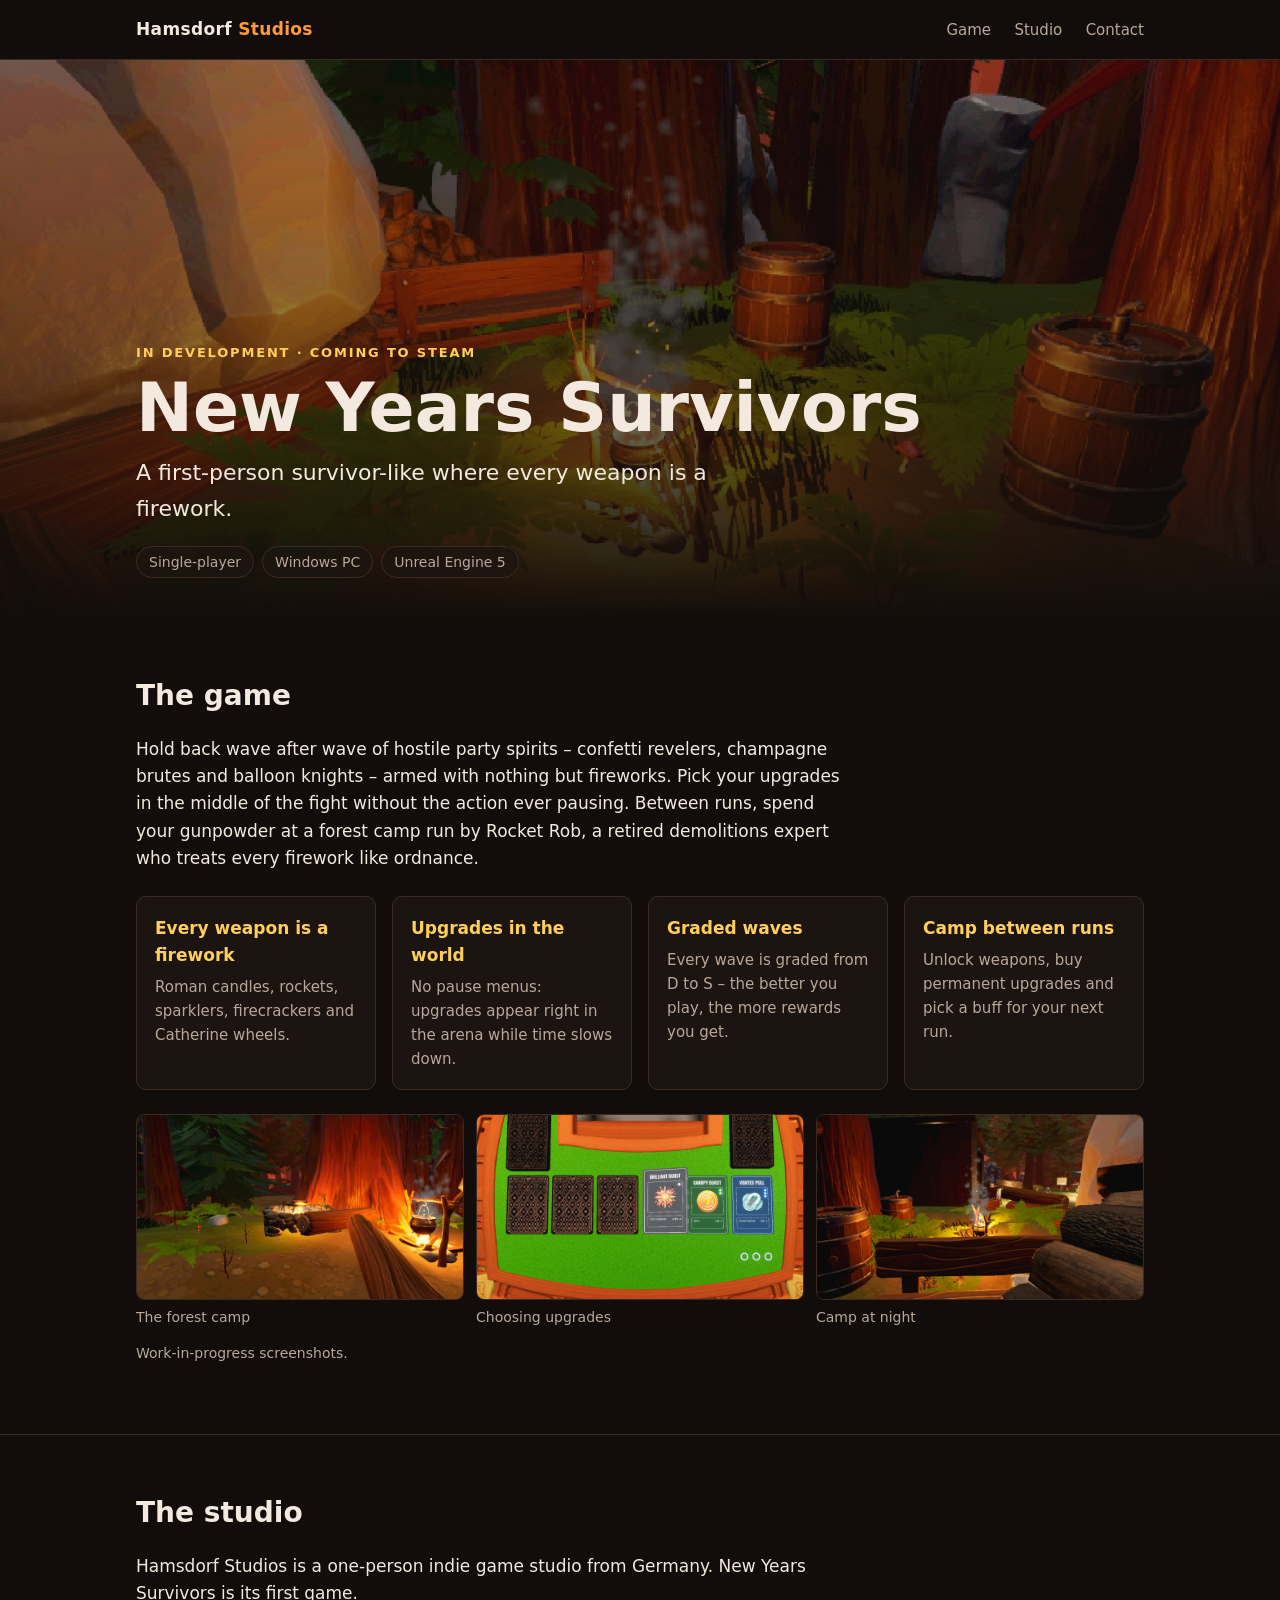
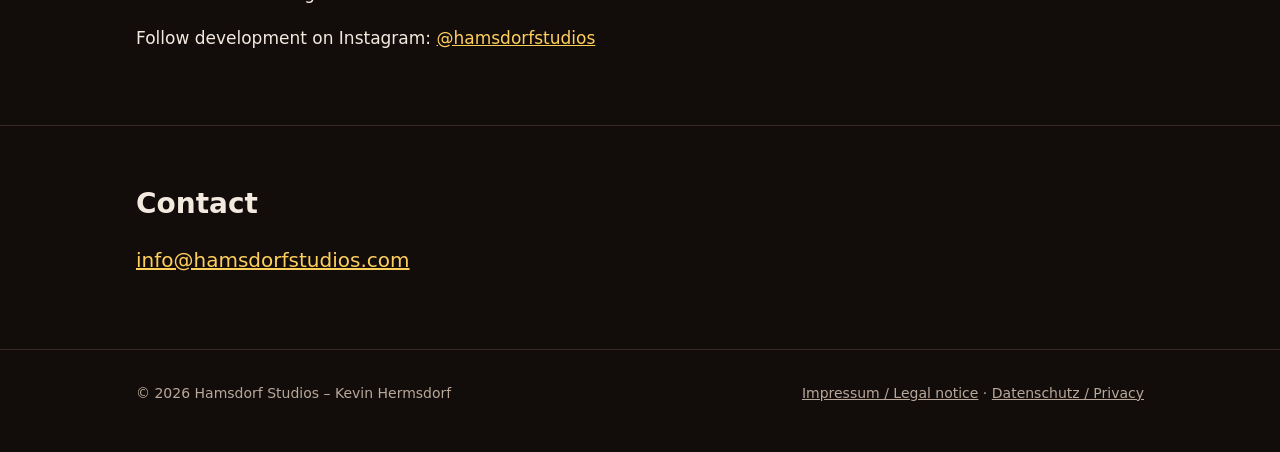
<file: index.html>
<!doctype html>
<html lang="en">
<head>
  <meta charset="utf-8">
  <meta name="viewport" content="width=device-width, initial-scale=1">
  <title>Hamsdorf Studios – New Years Survivors</title>
  <meta name="description" content="Hamsdorf Studios is a one-person indie game studio from Germany, currently developing New Years Survivors, a first-person survivor-like where every weapon is a firework.">
  <link rel="icon" href="favicon-32.png" sizes="32x32" type="image/png">
  <link rel="icon" href="favicon-192.png" sizes="192x192" type="image/png">
  <link rel="apple-touch-icon" href="apple-touch-icon.png">
  <link rel="stylesheet" href="style.css">
</head>
<body>
  <header class="site">
    <div class="wrap">
      <a class="brand" href="./">Hamsdorf <span>Studios</span></a>
      <nav>
        <a href="#game">Game</a>
        <a href="#studio">Studio</a>
        <a href="#contact">Contact</a>
      </nav>
    </div>
  </header>

  <main>
    <div class="hero">
      <div class="wrap">
        <p class="eyebrow">In development · Coming to Steam</p>
        <h1>New Years Survivors</h1>
        <p class="tag">A first-person survivor-like where every weapon is a firework.</p>
        <ul class="badges">
          <li>Single-player</li>
          <li>Windows PC</li>
          <li>Unreal Engine 5</li>
        </ul>
      </div>
    </div>

    <section id="game">
      <div class="wrap">
        <h2>The game</h2>
        <p>Hold back wave after wave of hostile party spirits – confetti revelers, champagne brutes and balloon knights – armed with nothing but fireworks. Pick your upgrades in the middle of the fight without the action ever pausing. Between runs, spend your gunpowder at a forest camp run by Rocket Rob, a retired demolitions expert who treats every firework like ordnance.</p>

        <div class="features">
          <div class="feature">
            <h3>Every weapon is a firework</h3>
            <p>Roman candles, rockets, sparklers, firecrackers and Catherine wheels.</p>
          </div>
          <div class="feature">
            <h3>Upgrades in the world</h3>
            <p>No pause menus: upgrades appear right in the arena while time slows down.</p>
          </div>
          <div class="feature">
            <h3>Graded waves</h3>
            <p>Every wave is graded from D to S – the better you play, the more rewards you get.</p>
          </div>
          <div class="feature">
            <h3>Camp between runs</h3>
            <p>Unlock weapons, buy permanent upgrades and pick a buff for your next run.</p>
          </div>
        </div>

        <div class="gallery">
          <figure>
            <img src="img/camp-forest.jpg" width="1600" height="900" loading="lazy" alt="Campfire under giant redwood trees in the forest camp">
            <figcaption>The forest camp</figcaption>
          </figure>
          <figure>
            <img src="img/upgrade-cards.jpg" width="1600" height="900" loading="lazy" alt="Upgrade cards laid out on a green card table">
            <figcaption>Choosing upgrades</figcaption>
          </figure>
          <figure>
            <img src="img/camp-garage.jpg" width="1600" height="900" loading="lazy" alt="View across the camp at night with barrels and a fire">
            <figcaption>Camp at night</figcaption>
          </figure>
        </div>
        <p class="note">Work-in-progress screenshots.</p>
      </div>
    </section>

    <section id="studio">
      <div class="wrap">
        <h2>The studio</h2>
        <p>Hamsdorf Studios is a one-person indie game studio from Germany. New Years Survivors is its first game.</p>
        <p>Follow development on Instagram: <a href="https://www.instagram.com/hamsdorfstudios/" rel="noopener">@hamsdorfstudios</a></p>
      </div>
    </section>

    <section id="contact" class="contact">
      <div class="wrap">
        <h2>Contact</h2>
        <p><a class="mail" href="mailto:info@hamsdorfstudios.com">info@hamsdorfstudios.com</a></p>
      </div>
    </section>
  </main>

  <footer class="site">
    <div class="wrap">
      <span>© 2026 Hamsdorf Studios – Kevin Hermsdorf</span>
      <span><a href="legalnotice.html">Impressum / Legal notice</a> · <a href="datenschutz.html">Datenschutz / Privacy</a></span>
    </div>
  </footer>
</body>
</html>
</file>
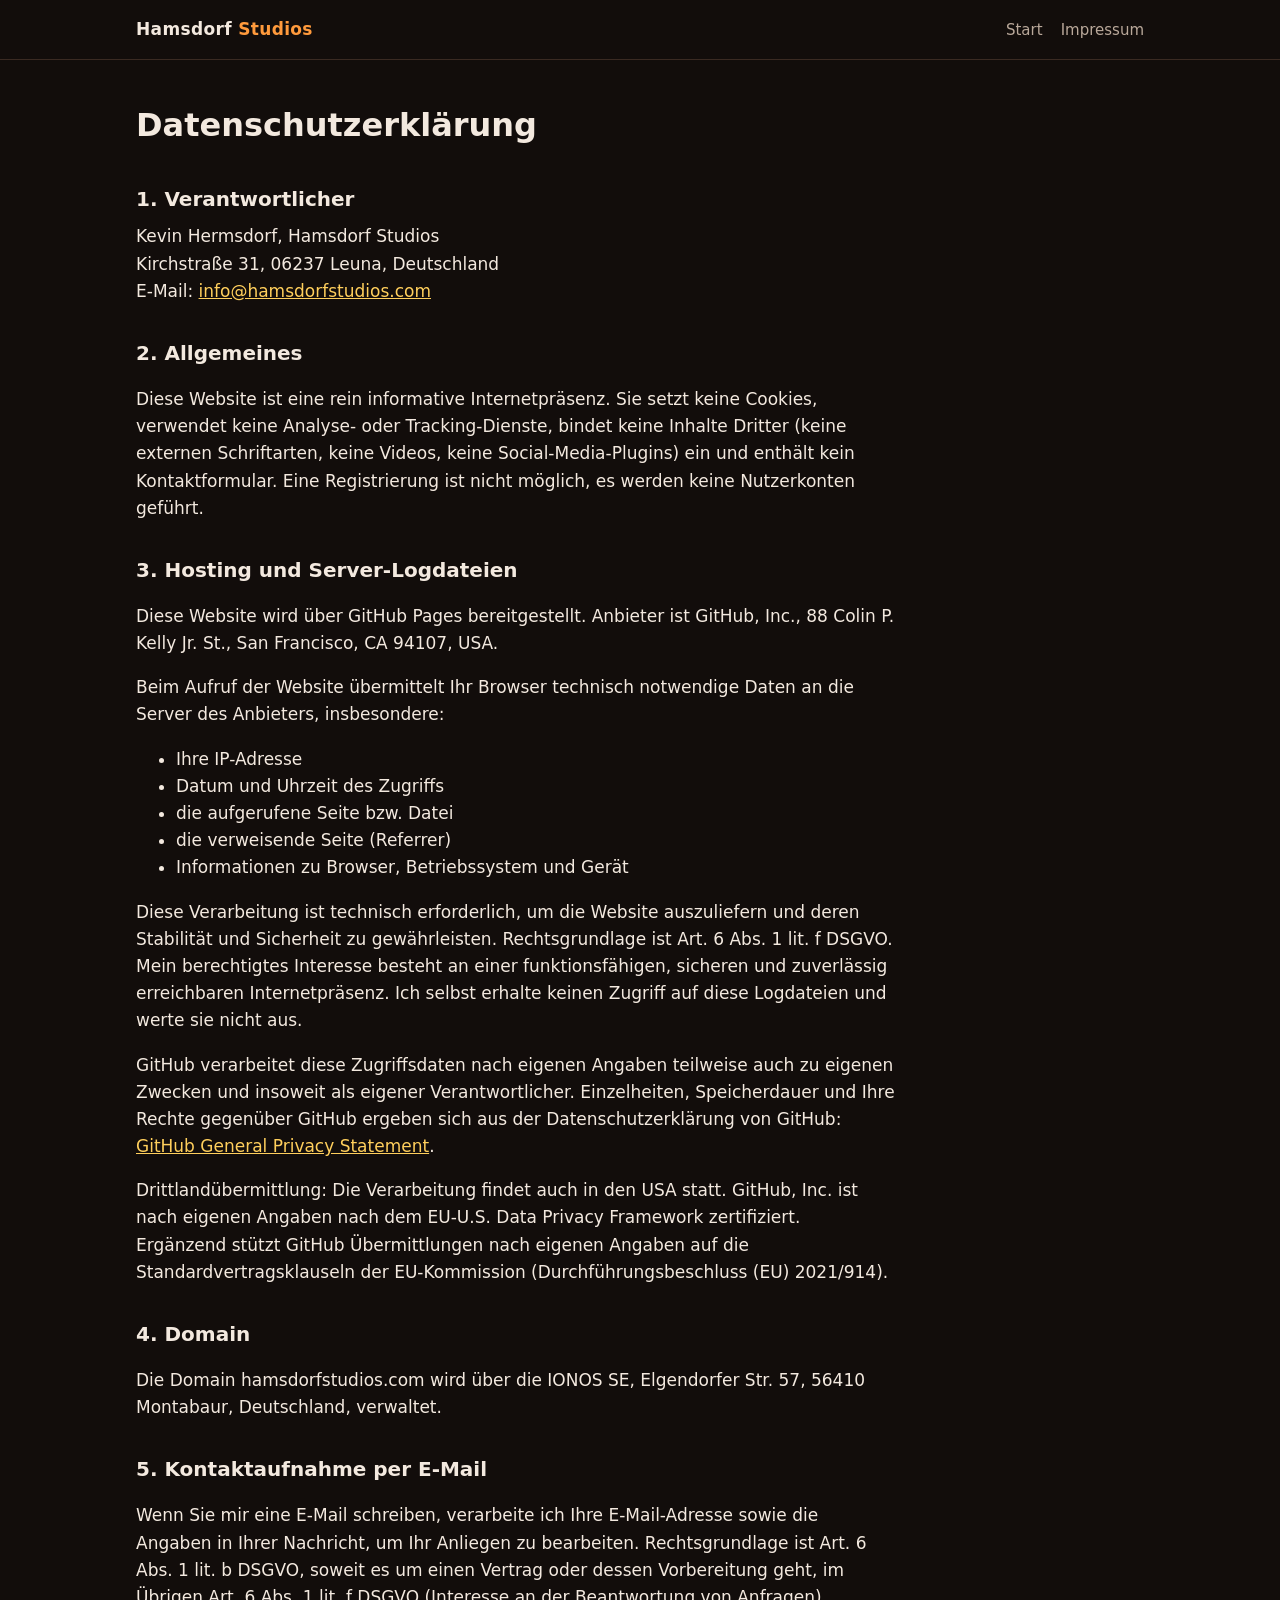
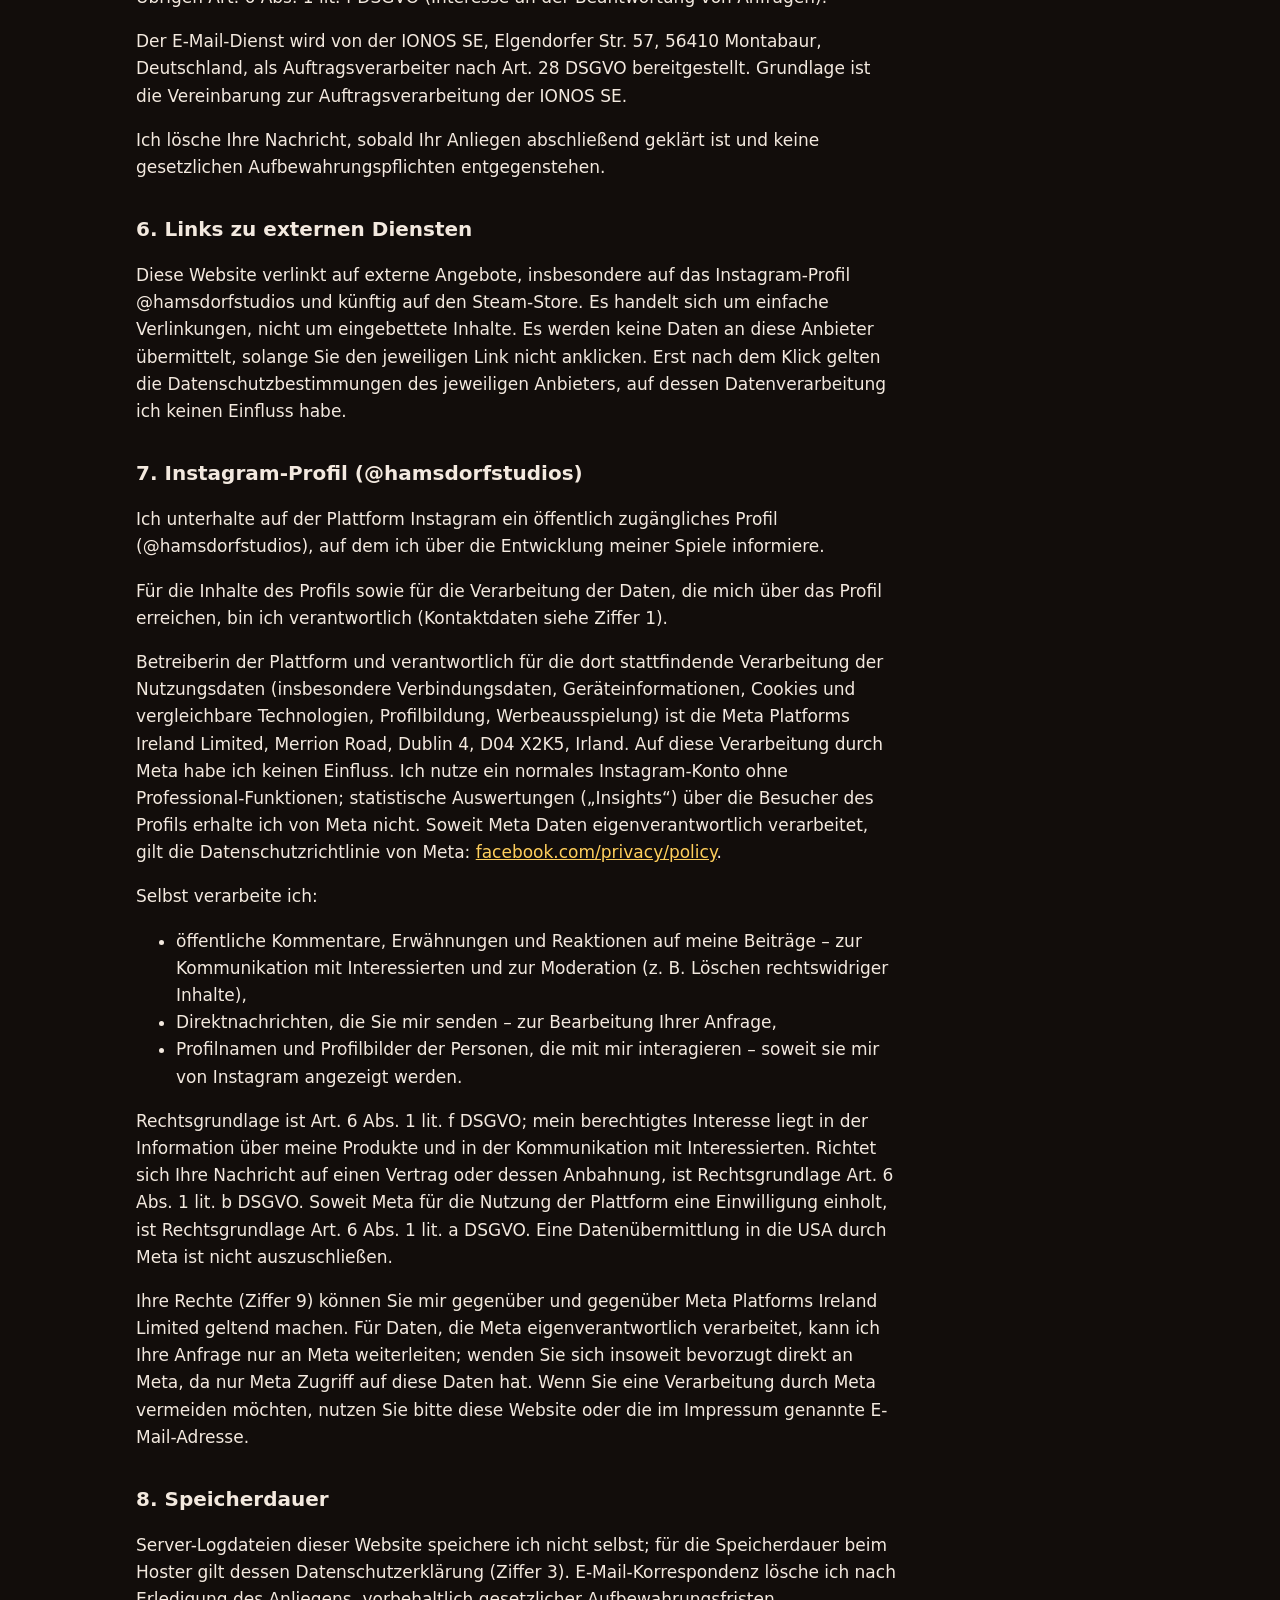
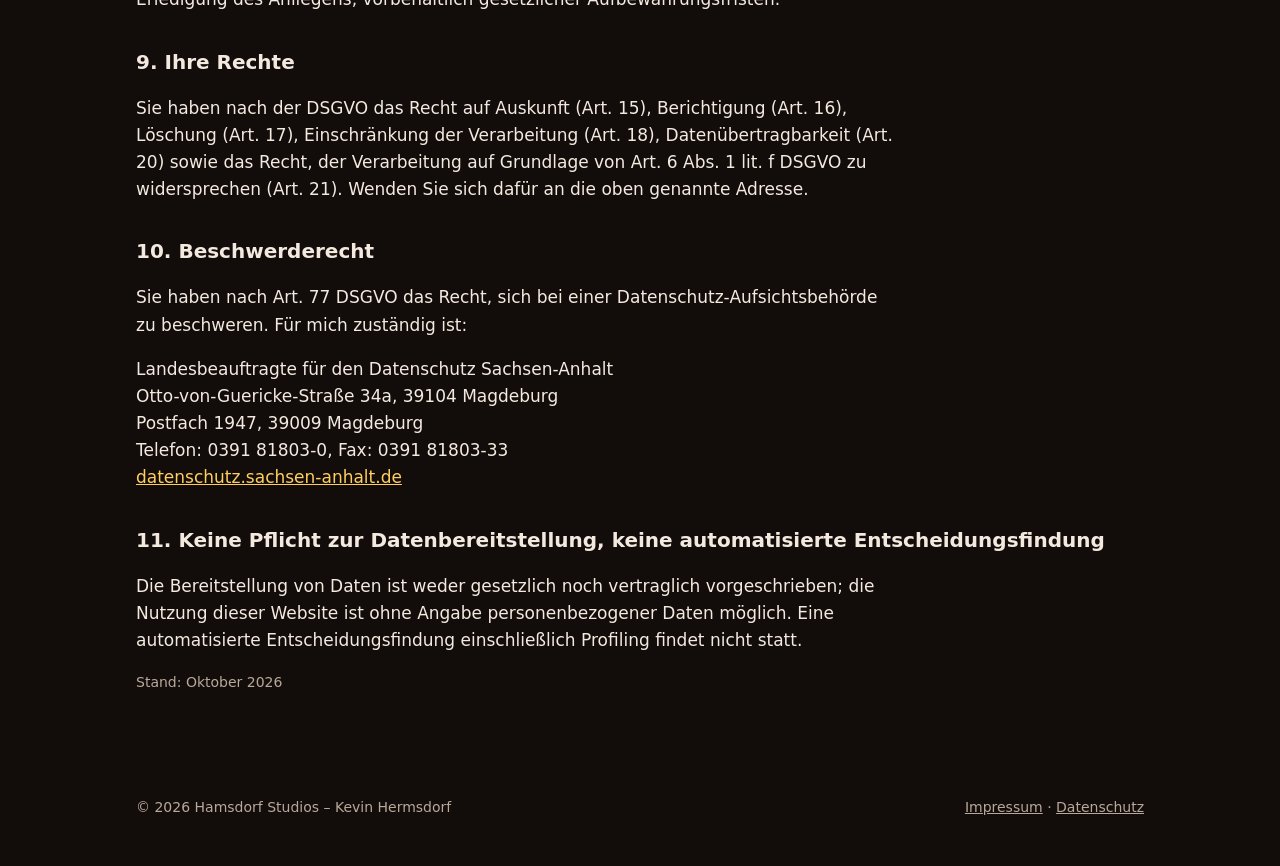
<file: datenschutz.html>
<!doctype html>
<html lang="de">
<head>
  <meta charset="utf-8">
  <meta name="viewport" content="width=device-width, initial-scale=1">
  <title>Datenschutz – Hamsdorf Studios</title>
  <meta name="robots" content="noindex">
  <link rel="icon" href="favicon-32.png" sizes="32x32" type="image/png">
  <link rel="icon" href="favicon-192.png" sizes="192x192" type="image/png">
  <link rel="apple-touch-icon" href="apple-touch-icon.png">
  <link rel="stylesheet" href="style.css">
</head>
<body>
  <header class="site">
    <div class="wrap">
      <a class="brand" href="./">Hamsdorf <span>Studios</span></a>
      <nav><a href="./">Start</a><a href="legalnotice.html">Impressum</a></nav>
    </div>
  </header>

  <main class="legal">
    <div class="wrap">
      <h1>Datenschutzerklärung</h1>

      <h2>1. Verantwortlicher</h2>
      <address>
        Kevin Hermsdorf, Hamsdorf Studios<br>
        Kirchstraße 31, 06237 Leuna, Deutschland<br>
        E-Mail: <a href="mailto:info@hamsdorfstudios.com">info@hamsdorfstudios.com</a>
      </address>

      <h2>2. Allgemeines</h2>
      <p>Diese Website ist eine rein informative Internetpräsenz. Sie setzt keine Cookies, verwendet keine Analyse- oder Tracking-Dienste, bindet keine Inhalte Dritter (keine externen Schriftarten, keine Videos, keine Social-Media-Plugins) ein und enthält kein Kontaktformular. Eine Registrierung ist nicht möglich, es werden keine Nutzerkonten geführt.</p>

      <h2>3. Hosting und Server-Logdateien</h2>
      <p>Diese Website wird über GitHub Pages bereitgestellt. Anbieter ist GitHub, Inc., 88 Colin P. Kelly Jr. St., San Francisco, CA 94107, USA.</p>
      <p>Beim Aufruf der Website übermittelt Ihr Browser technisch notwendige Daten an die Server des Anbieters, insbesondere:</p>
      <ul>
        <li>Ihre IP-Adresse</li>
        <li>Datum und Uhrzeit des Zugriffs</li>
        <li>die aufgerufene Seite bzw. Datei</li>
        <li>die verweisende Seite (Referrer)</li>
        <li>Informationen zu Browser, Betriebssystem und Gerät</li>
      </ul>
      <p>Diese Verarbeitung ist technisch erforderlich, um die Website auszuliefern und deren Stabilität und Sicherheit zu gewährleisten. Rechtsgrundlage ist Art. 6 Abs. 1 lit. f DSGVO. Mein berechtigtes Interesse besteht an einer funktionsfähigen, sicheren und zuverlässig erreichbaren Internetpräsenz. Ich selbst erhalte keinen Zugriff auf diese Logdateien und werte sie nicht aus.</p>
      <p>GitHub verarbeitet diese Zugriffsdaten nach eigenen Angaben teilweise auch zu eigenen Zwecken und insoweit als eigener Verantwortlicher. Einzelheiten, Speicherdauer und Ihre Rechte gegenüber GitHub ergeben sich aus der Datenschutzerklärung von GitHub: <a href="https://docs.github.com/en/site-policy/privacy-policies/github-general-privacy-statement" rel="noopener">GitHub General Privacy Statement</a>.</p>
      <p>Drittlandübermittlung: Die Verarbeitung findet auch in den USA statt. GitHub, Inc. ist nach eigenen Angaben nach dem EU-U.S. Data Privacy Framework zertifiziert. Ergänzend stützt GitHub Übermittlungen nach eigenen Angaben auf die Standardvertragsklauseln der EU-Kommission (Durchführungsbeschluss (EU) 2021/914).</p>

      <h2>4. Domain</h2>
      <p>Die Domain hamsdorfstudios.com wird über die IONOS SE, Elgendorfer Str. 57, 56410 Montabaur, Deutschland, verwaltet.</p>

      <h2>5. Kontaktaufnahme per E-Mail</h2>
      <p>Wenn Sie mir eine E-Mail schreiben, verarbeite ich Ihre E-Mail-Adresse sowie die Angaben in Ihrer Nachricht, um Ihr Anliegen zu bearbeiten. Rechtsgrundlage ist Art. 6 Abs. 1 lit. b DSGVO, soweit es um einen Vertrag oder dessen Vorbereitung geht, im Übrigen Art. 6 Abs. 1 lit. f DSGVO (Interesse an der Beantwortung von Anfragen).</p>
      <p>Der E-Mail-Dienst wird von der IONOS SE, Elgendorfer Str. 57, 56410 Montabaur, Deutschland, als Auftragsverarbeiter nach Art. 28 DSGVO bereitgestellt. Grundlage ist die Vereinbarung zur Auftragsverarbeitung der IONOS SE.</p>
      <p>Ich lösche Ihre Nachricht, sobald Ihr Anliegen abschließend geklärt ist und keine gesetzlichen Aufbewahrungspflichten entgegenstehen.</p>

      <h2>6. Links zu externen Diensten</h2>
      <p>Diese Website verlinkt auf externe Angebote, insbesondere auf das Instagram-Profil @hamsdorfstudios und künftig auf den Steam-Store. Es handelt sich um einfache Verlinkungen, nicht um eingebettete Inhalte. Es werden keine Daten an diese Anbieter übermittelt, solange Sie den jeweiligen Link nicht anklicken. Erst nach dem Klick gelten die Datenschutzbestimmungen des jeweiligen Anbieters, auf dessen Datenverarbeitung ich keinen Einfluss habe.</p>

      <h2>7. Instagram-Profil (@hamsdorfstudios)</h2>
      <p>Ich unterhalte auf der Plattform Instagram ein öffentlich zugängliches Profil (@hamsdorfstudios), auf dem ich über die Entwicklung meiner Spiele informiere.</p>
      <p>Für die Inhalte des Profils sowie für die Verarbeitung der Daten, die mich über das Profil erreichen, bin ich verantwortlich (Kontaktdaten siehe Ziffer 1).</p>
      <p>Betreiberin der Plattform und verantwortlich für die dort stattfindende Verarbeitung der Nutzungsdaten (insbesondere Verbindungsdaten, Geräteinformationen, Cookies und vergleichbare Technologien, Profilbildung, Werbeausspielung) ist die Meta Platforms Ireland Limited, Merrion Road, Dublin 4, D04 X2K5, Irland. Auf diese Verarbeitung durch Meta habe ich keinen Einfluss. Ich nutze ein normales Instagram-Konto ohne Professional-Funktionen; statistische Auswertungen („Insights“) über die Besucher des Profils erhalte ich von Meta nicht. Soweit Meta Daten eigenverantwortlich verarbeitet, gilt die Datenschutzrichtlinie von Meta: <a href="https://www.facebook.com/privacy/policy/" rel="noopener">facebook.com/privacy/policy</a>.</p>
      <p>Selbst verarbeite ich:</p>
      <ul>
        <li>öffentliche Kommentare, Erwähnungen und Reaktionen auf meine Beiträge – zur Kommunikation mit Interessierten und zur Moderation (z. B. Löschen rechtswidriger Inhalte),</li>
        <li>Direktnachrichten, die Sie mir senden – zur Bearbeitung Ihrer Anfrage,</li>
        <li>Profilnamen und Profilbilder der Personen, die mit mir interagieren – soweit sie mir von Instagram angezeigt werden.</li>
      </ul>
      <p>Rechtsgrundlage ist Art. 6 Abs. 1 lit. f DSGVO; mein berechtigtes Interesse liegt in der Information über meine Produkte und in der Kommunikation mit Interessierten. Richtet sich Ihre Nachricht auf einen Vertrag oder dessen Anbahnung, ist Rechtsgrundlage Art. 6 Abs. 1 lit. b DSGVO. Soweit Meta für die Nutzung der Plattform eine Einwilligung einholt, ist Rechtsgrundlage Art. 6 Abs. 1 lit. a DSGVO. Eine Datenübermittlung in die USA durch Meta ist nicht auszuschließen.</p>
      <p>Ihre Rechte (Ziffer 9) können Sie mir gegenüber und gegenüber Meta Platforms Ireland Limited geltend machen. Für Daten, die Meta eigenverantwortlich verarbeitet, kann ich Ihre Anfrage nur an Meta weiterleiten; wenden Sie sich insoweit bevorzugt direkt an Meta, da nur Meta Zugriff auf diese Daten hat. Wenn Sie eine Verarbeitung durch Meta vermeiden möchten, nutzen Sie bitte diese Website oder die im Impressum genannte E-Mail-Adresse.</p>

      <h2>8. Speicherdauer</h2>
      <p>Server-Logdateien dieser Website speichere ich nicht selbst; für die Speicherdauer beim Hoster gilt dessen Datenschutzerklärung (Ziffer 3). E-Mail-Korrespondenz lösche ich nach Erledigung des Anliegens, vorbehaltlich gesetzlicher Aufbewahrungsfristen.</p>

      <h2>9. Ihre Rechte</h2>
      <p>Sie haben nach der DSGVO das Recht auf Auskunft (Art. 15), Berichtigung (Art. 16), Löschung (Art. 17), Einschränkung der Verarbeitung (Art. 18), Datenübertragbarkeit (Art. 20) sowie das Recht, der Verarbeitung auf Grundlage von Art. 6 Abs. 1 lit. f DSGVO zu widersprechen (Art. 21). Wenden Sie sich dafür an die oben genannte Adresse.</p>

      <h2>10. Beschwerderecht</h2>
      <p>Sie haben nach Art. 77 DSGVO das Recht, sich bei einer Datenschutz-Aufsichtsbehörde zu beschweren. Für mich zuständig ist:</p>
      <address>
        Landesbeauftragte für den Datenschutz Sachsen-Anhalt<br>
        Otto-von-Guericke-Straße 34a, 39104 Magdeburg<br>
        Postfach 1947, 39009 Magdeburg<br>
        Telefon: 0391 81803-0, Fax: 0391 81803-33<br>
        <a href="https://datenschutz.sachsen-anhalt.de" rel="noopener">datenschutz.sachsen-anhalt.de</a>
      </address>

      <h2>11. Keine Pflicht zur Datenbereitstellung, keine automatisierte Entscheidungsfindung</h2>
      <p>Die Bereitstellung von Daten ist weder gesetzlich noch vertraglich vorgeschrieben; die Nutzung dieser Website ist ohne Angabe personenbezogener Daten möglich. Eine automatisierte Entscheidungsfindung einschließlich Profiling findet nicht statt.</p>

      <p class="lang">Stand: Oktober 2026</p>
    </div>
  </main>

  <footer class="site">
    <div class="wrap">
      <span>© 2026 Hamsdorf Studios – Kevin Hermsdorf</span>
      <span><a href="legalnotice.html">Impressum</a> · <a href="datenschutz.html">Datenschutz</a></span>
    </div>
  </footer>
</body>
</html>
</file>
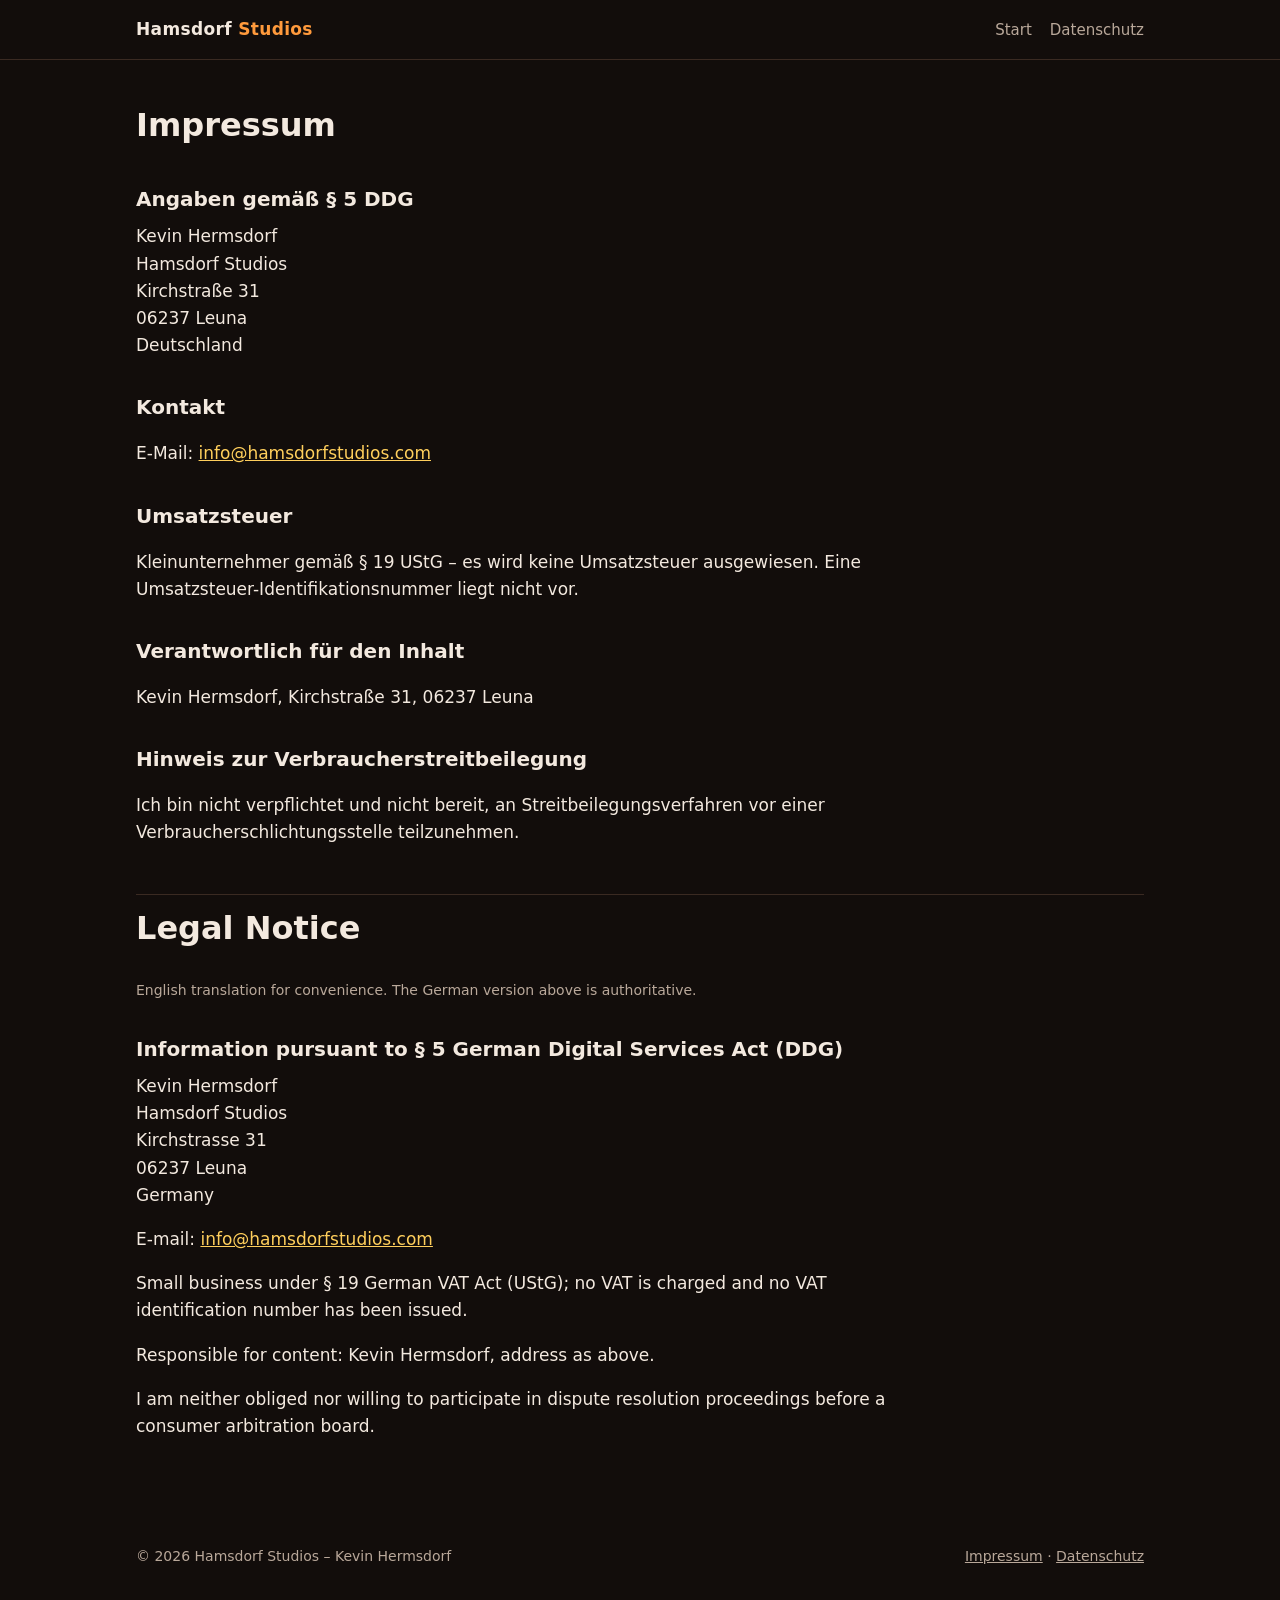
<file: impressum.html>
<!doctype html>
<html lang="de">
<head>
  <meta charset="utf-8">
  <meta name="viewport" content="width=device-width, initial-scale=1">
  <title>Impressum – Hamsdorf Studios</title>
  <meta name="robots" content="noindex">
  <meta http-equiv="refresh" content="0; url=legalnotice.html">
  <link rel="canonical" href="https://hamsdorfstudios.com/legalnotice">
  <style>body{background:#120d0b;color:#f3e9df;font-family:system-ui,sans-serif;padding:24px}a{color:#ffcf5c}</style>
</head>
<body>
  <p>Das Impressum ist umgezogen: <a href="legalnotice.html">hamsdorfstudios.com/legalnotice</a></p>
</body>
</html>
</file>
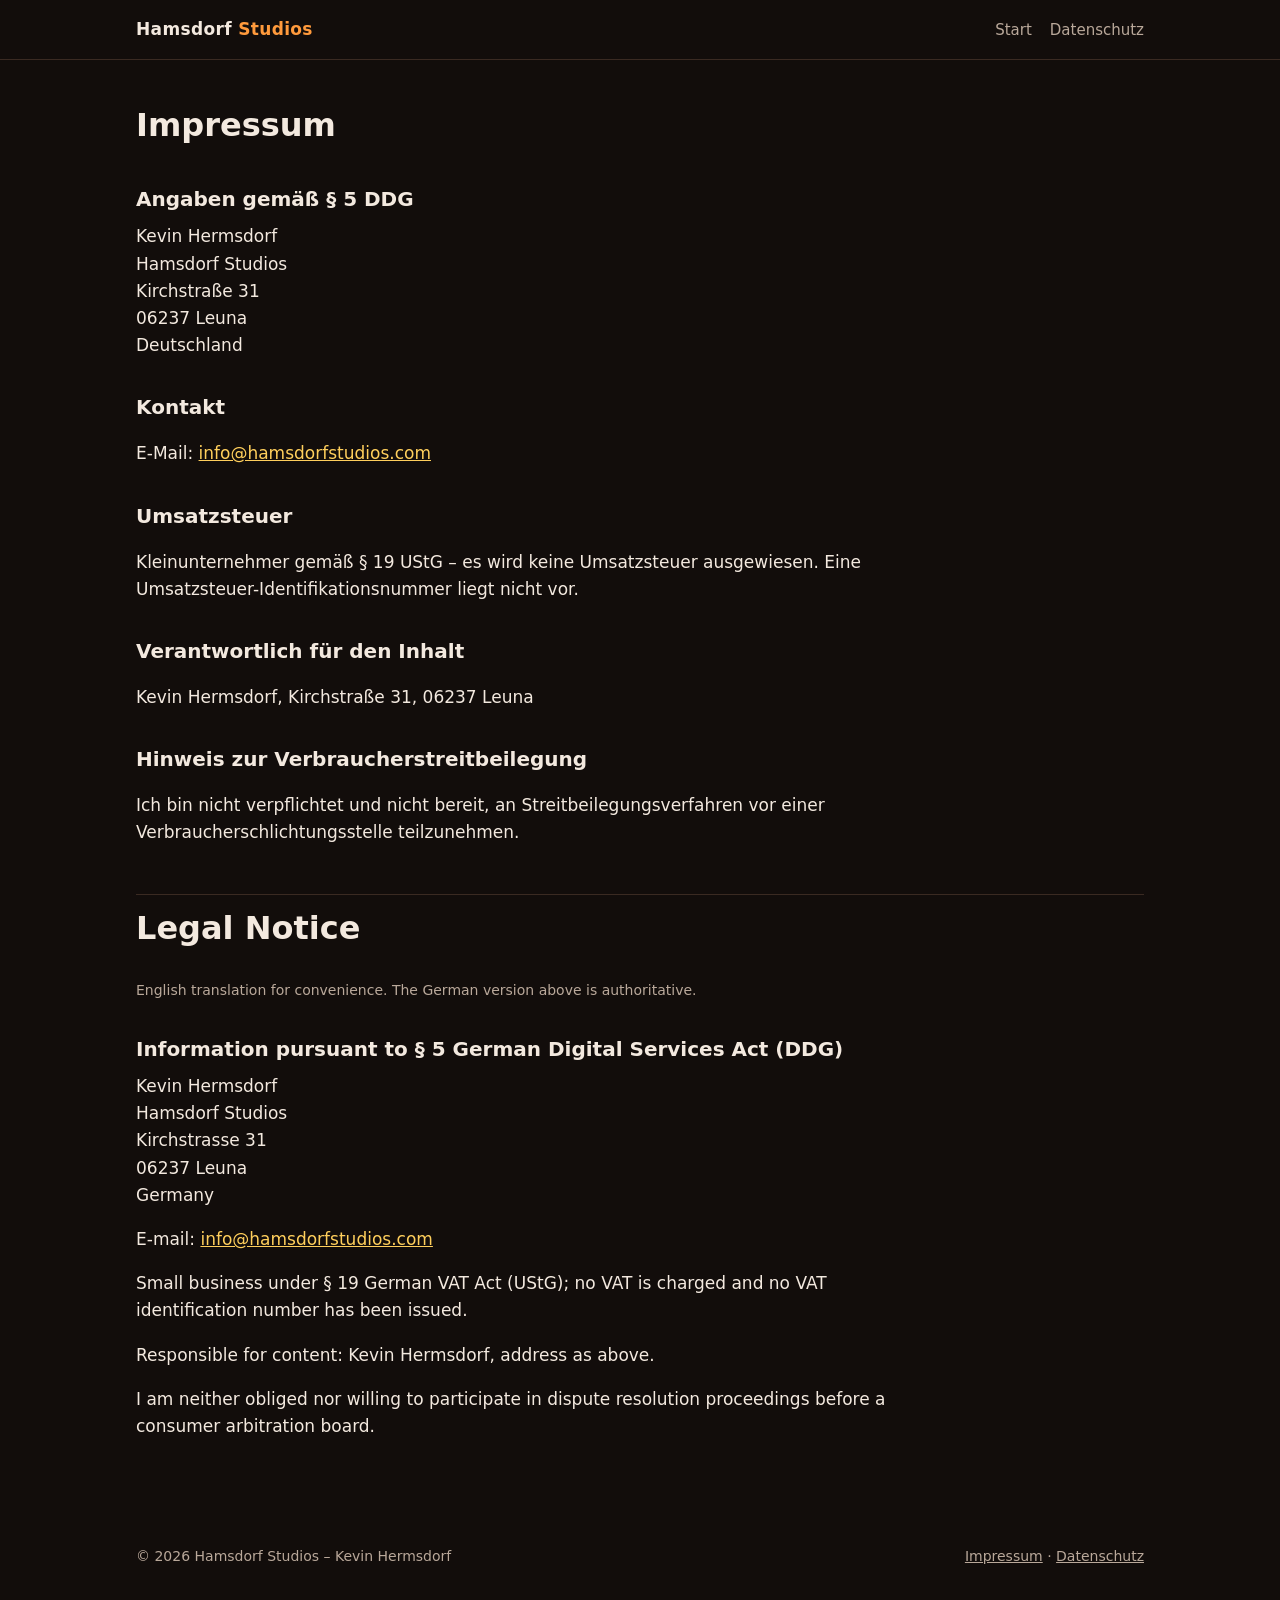
<file: legalnotice.html>
<!doctype html>
<html lang="de">
<head>
  <meta charset="utf-8">
  <meta name="viewport" content="width=device-width, initial-scale=1">
  <title>Impressum – Hamsdorf Studios</title>
  <meta name="robots" content="noindex">
  <link rel="icon" href="favicon-32.png" sizes="32x32" type="image/png">
  <link rel="icon" href="favicon-192.png" sizes="192x192" type="image/png">
  <link rel="apple-touch-icon" href="apple-touch-icon.png">
  <link rel="stylesheet" href="style.css">
</head>
<body>
  <header class="site">
    <div class="wrap">
      <a class="brand" href="./">Hamsdorf <span>Studios</span></a>
      <nav><a href="./">Start</a><a href="datenschutz.html">Datenschutz</a></nav>
    </div>
  </header>

  <main class="legal">
    <div class="wrap">
      <h1>Impressum</h1>

      <h2>Angaben gemäß § 5 DDG</h2>
      <address>
        Kevin Hermsdorf<br>
        Hamsdorf Studios<br>
        Kirchstraße 31<br>
        06237 Leuna<br>
        Deutschland
      </address>

      <h2>Kontakt</h2>
      <p>E-Mail: <a href="mailto:info@hamsdorfstudios.com">info@hamsdorfstudios.com</a></p>

      <h2>Umsatzsteuer</h2>
      <p>Kleinunternehmer gemäß § 19 UStG – es wird keine Umsatzsteuer ausgewiesen. Eine Umsatzsteuer-Identifikationsnummer liegt nicht vor.</p>

      <h2>Verantwortlich für den Inhalt</h2>
      <p>Kevin Hermsdorf, Kirchstraße 31, 06237 Leuna</p>

      <h2>Hinweis zur Verbraucherstreitbeilegung</h2>
      <p>Ich bin nicht verpflichtet und nicht bereit, an Streitbeilegungsverfahren vor einer Verbraucherschlichtungsstelle teilzunehmen.</p>

      <hr style="border:0;border-top:1px solid var(--line);margin:48px 0 8px">

      <h1 lang="en">Legal Notice</h1>
      <p class="lang" lang="en">English translation for convenience. The German version above is authoritative.</p>
      <div lang="en">
        <h2>Information pursuant to § 5 German Digital Services Act (DDG)</h2>
        <address>
          Kevin Hermsdorf<br>
          Hamsdorf Studios<br>
          Kirchstrasse 31<br>
          06237 Leuna<br>
          Germany
        </address>
        <p>E-mail: <a href="mailto:info@hamsdorfstudios.com">info@hamsdorfstudios.com</a></p>
        <p>Small business under § 19 German VAT Act (UStG); no VAT is charged and no VAT identification number has been issued.</p>
        <p>Responsible for content: Kevin Hermsdorf, address as above.</p>
        <p>I am neither obliged nor willing to participate in dispute resolution proceedings before a consumer arbitration board.</p>
      </div>
    </div>
  </main>

  <footer class="site">
    <div class="wrap">
      <span>© 2026 Hamsdorf Studios – Kevin Hermsdorf</span>
      <span><a href="legalnotice.html">Impressum</a> · <a href="datenschutz.html">Datenschutz</a></span>
    </div>
  </footer>
</body>
</html>
</file>
<file: style.css>
:root {
  --bg: #120d0b;
  --bg-2: #1c1411;
  --text: #f3e9df;
  --muted: #b9a89a;
  --accent: #ff9a3c;
  --accent-2: #ffcf5c;
  --line: #3a2a22;
  --max: 1040px;
}

* { box-sizing: border-box; }

html { -webkit-text-size-adjust: 100%; }

body {
  margin: 0;
  background: var(--bg);
  color: var(--text);
  font-family: system-ui, -apple-system, "Segoe UI", Roboto, "Helvetica Neue", Arial, sans-serif;
  font-size: 17px;
  line-height: 1.6;
}

a { color: var(--accent-2); }
a:hover { color: var(--accent); }

.wrap { max-width: var(--max); margin: 0 auto; padding: 0 16px; }

header.site {
  border-bottom: 1px solid var(--line);
}
header.site .wrap {
  display: flex; align-items: center; justify-content: space-between;
  gap: 16px; padding-top: 16px; padding-bottom: 16px;
}
.brand { font-weight: 700; letter-spacing: .02em; color: var(--text); text-decoration: none; }
.brand span { color: var(--accent); }
nav a { color: var(--muted); text-decoration: none; margin-left: 18px; font-size: 15px; }
nav a:hover { color: var(--text); }

.hero {
  position: relative;
  min-height: 62vh;
  display: flex; align-items: flex-end;
  background: linear-gradient(180deg, rgba(18,13,11,.15) 0%, rgba(18,13,11,.55) 55%, var(--bg) 100%),
              url("img/camp-campfire.jpg") center / cover no-repeat;
}
.hero .wrap { width: 100%; padding-top: 96px; padding-bottom: 40px; }
.eyebrow { color: var(--accent-2); text-transform: uppercase; letter-spacing: .14em; font-size: 13px; font-weight: 600; margin: 0 0 8px; }
.hero h1 { font-size: clamp(36px, 7vw, 68px); line-height: 1.05; margin: 0 0 12px; }
.hero p.tag { font-size: clamp(18px, 2.6vw, 22px); color: var(--text); max-width: 640px; margin: 0 0 20px; }
.badges { display: flex; flex-wrap: wrap; gap: 8px; margin: 0; padding: 0; list-style: none; }
.badges li { border: 1px solid var(--line); background: rgba(28,20,17,.8); border-radius: 999px; padding: 4px 12px; font-size: 14px; color: var(--muted); }

section { padding: 56px 0; border-bottom: 1px solid var(--line); }
section h2 { font-size: 28px; margin: 0 0 16px; }
section p { max-width: 720px; }

.features { display: grid; grid-template-columns: repeat(auto-fit, minmax(220px, 1fr)); gap: 16px; margin-top: 24px; }
.feature { background: var(--bg-2); border: 1px solid var(--line); border-radius: 10px; padding: 18px; }
.feature h3 { margin: 0 0 6px; font-size: 17px; color: var(--accent-2); }
.feature p { margin: 0; color: var(--muted); font-size: 15px; }

.gallery { display: grid; grid-template-columns: repeat(auto-fit, minmax(280px, 1fr)); gap: 12px; margin-top: 24px; }
.gallery figure { margin: 0; }
.gallery img { width: 100%; height: auto; display: block; border-radius: 8px; border: 1px solid var(--line); }
.gallery figcaption { color: var(--muted); font-size: 14px; margin-top: 6px; }
.note { color: var(--muted); font-size: 14px; }

.contact a.mail { font-size: 20px; }

footer.site { padding: 32px 0 48px; color: var(--muted); font-size: 14px; }
footer.site .wrap { display: flex; flex-wrap: wrap; gap: 8px 24px; justify-content: space-between; }
footer.site a { color: var(--muted); }

/* Rechtstexte */
.legal { padding: 40px 0 56px; }
.legal h1 { font-size: 32px; margin: 0 0 24px; }
.legal h2 { font-size: 20px; margin: 32px 0 8px; }
.legal p, .legal ul, .legal address { max-width: 760px; }
.legal address { font-style: normal; }
.legal .lang { color: var(--muted); font-size: 14px; }

@media (max-width: 560px) {
  nav a { margin-left: 12px; }
  section { padding: 40px 0; }
}
</file>
